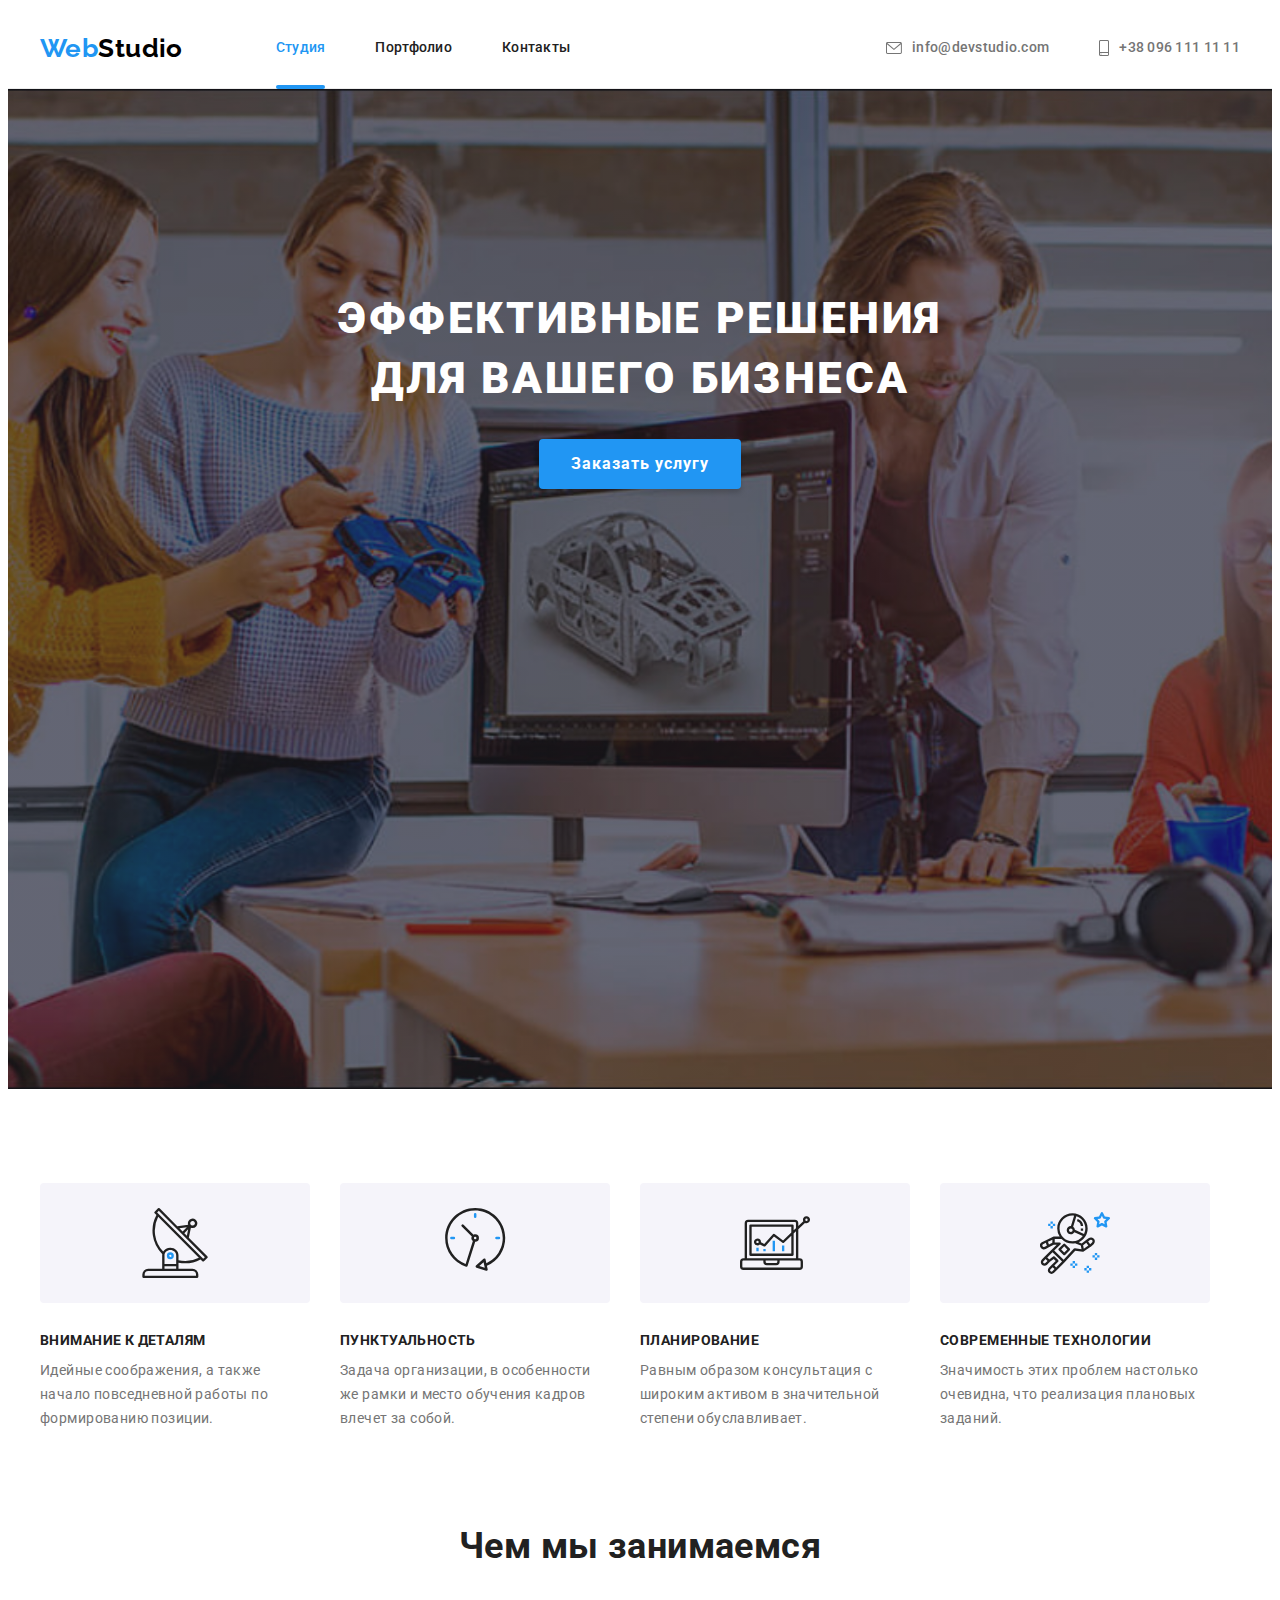
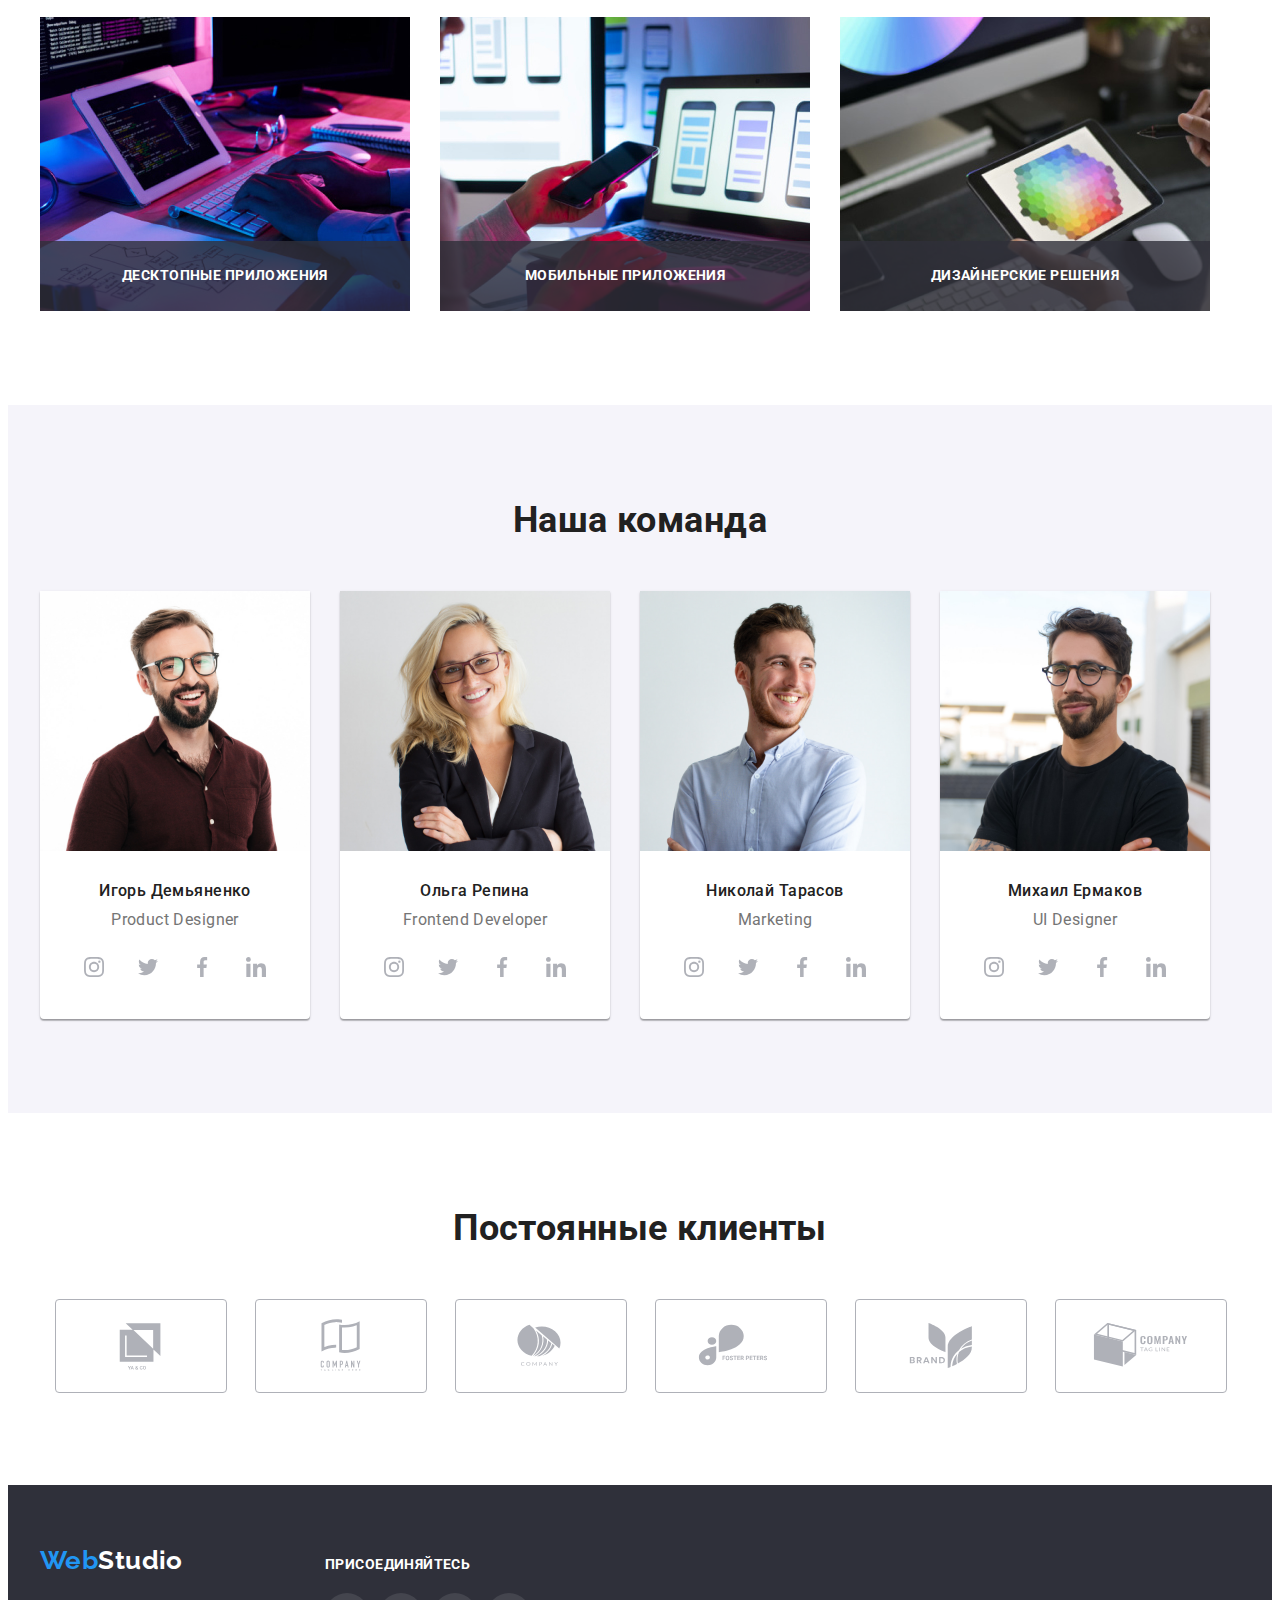
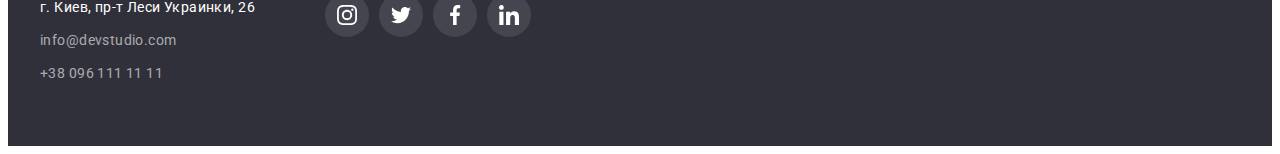
<file: index.html>
<!DOCTYPE html>
<html lang="ru">
  <head>
    <meta charset="UTF-8" />
    <meta http-equiv="X-UA-Compatible" content="IE=edge" />
    <meta name="viewport" content="width=device-width, initial-scale=1.0" />
    <title>Веб студия WebStudio</title>
    <link rel="preconnect" href="https://fonts.googleapis.com" />
    <link rel="preconnect" href="https://fonts.gstatic.com" crossorigin />
    <link
      href="https://fonts.googleapis.com/css2?family=Raleway:wght@700&family=Roboto:wght@400;500;700;900&display=swap"
      rel="stylesheet"
    />
    <link
      rel="stylesheet"
      href="https://cdnjs.cloudflare.com/ajax/libs/modern-normalize/1.1.0/modern-normalize.min.css"
      integrity="sha512-wpPYUAdjBVSE4KJnH1VR1HeZfpl1ub8YT/NKx4PuQ5NmX2tKuGu6U/JRp5y+Y8XG2tV+wKQpNHVUX03MfMFn9Q=="
      crossorigin="anonymous"
      referrerpolicy="no-referrer"
    />
    <link rel="stylesheet" href="./css/styles.css" />
  </head>

  <body>
    <!-- Хедер -->
    <header>
      <div class="container main-header">
        <nav class="main-nav">
          <a class="logo position link" href="./"> <span class="logo-accent">Web</span>Studio </a>

          <ul class="site-nav">
            <li class="site-nav-item"><a class="link current" href="./index.html">Студия</a></li>
            <li class="site-nav-item"><a class="link" href="./portfolio.html">Портфолио</a></li>
            <li class="site-nav-item"><a class="link" href="">Контакты</a></li>
          </ul>
        </nav>

        <ul class="contact">
          <li class="contact-item">
            <a class="link" href="mailto:info@devstudio.com">
              <svg class="header-icon" width="16" height="12">
                <use href="images/icons.svg#header-envelope-icon"></use>
              </svg>
              info@devstudio.com</a
            >
          </li>
          <li class="contact-item">
            <a class="link" href="tel:+380961111111">
              <svg class="header-icon" width="10" height="16">
                <use href="images/icons.svg#header-phone-icon"></use>
              </svg>
              +38 096 111 11 11</a
            >
          </li>
        </ul>
      </div>
    </header>

    <!-- Основной контент -->
    <main>
      <!-- Шапка -->
      <section class="hero hero-bcg-image">
        <div class="container">
          <h1 class="hero-title">Эффективные решения для вашего бизнеса</h1>
          <button class="button primary" type="button" data-modal-open>Заказать услугу</button>
        </div>
      </section>

      <!-- Особенности -->
      <section class="section">
        <div class="container">
          <h2 class="visually-hidden">Особенности</h2>

          <ul class="feature">
            <li class="feature-item">
              <div class="feature-container">
                <svg class="icon" width="70" height="70">
                  <use href="images/icons.svg#feature-antenna"></use>
                </svg>
              </div>
              <h3 class="title">Внимание к деталям</h3>
              <p class="text">
                Идейные соображения, а также начало повседневной работы по формированию позиции.
              </p>
            </li>
            <li class="feature-item">
              <div class="feature-container">
                <svg class="icon" width="70" height="70">
                  <use href="images/icons.svg#feature-clock"></use>
                </svg>
              </div>
              <h3 class="title">Пунктуальность</h3>
              <p class="text">
                Задача организации, в особенности же рамки и место обучения кадров влечет за собой.
              </p>
            </li>
            <li class="feature-item">
              <div class="feature-container">
                <svg class="icon" width="70" height="70">
                  <use href="images/icons.svg#feature-diagram"></use>
                </svg>
              </div>
              <h3 class="title">Планирование</h3>
              <p class="text">
                Равным образом консультация с широким активом в значительной степени обуславливает.
              </p>
            </li>
            <li class="feature-item">
              <div class="feature-container">
                <svg class="icon" width="70" height="70">
                  <use href="images/icons.svg#feature-astronaut"></use>
                </svg>
              </div>
              <h3 class="title">Современные технологии</h3>
              <p class="text">
                Значимость этих проблем настолько очевидна, что реализация плановых заданий.
              </p>
            </li>
          </ul>
        </div>
      </section>

      <!-- Чем мы занимаемся -->
      <section class="section service-section">
        <div class="container">
          <h2 class="section-title">Чем мы занимаемся</h2>

          <ul class="service">
            <li class="service-item">
              <img src="./images/box-1.jpg" alt="Програмист печатает код" width="370" />
              <h3 class="title">Десктопные приложения</h3>
            </li>
            <li class="service-item">
              <img
                src="./images/box-2.jpg"
                alt="Дизайнер создает адаптацию шаблона сайта на телефон"
                width="370"
              />
              <h3 class="title">Мобильные приложения</h3>
            </li>
            <li class="service-item">
              <img
                src="./images/box-3.jpg"
                alt="Дизайнер на планшете выбирает цвет на цветовой палитре"
                width="370"
              />
              <h3 class="title">Дизайнерские решения</h3>
            </li>
          </ul>
        </div>
      </section>

      <!-- Наша команда -->
      <section class="section team-section">
        <div class="container">
          <h2 class="section-title">Наша команда</h2>

          <ul class="team">
            <li class="team-item">
              <img src="./images/team-card-1.jpg" alt="Дизайнер продуктов" width="270" />
              <div class="team-container">
                <h3 class="title">Игорь Демьяненко</h3>
                <p class="text" lang="en">Product Designer</p>

                <ul class="social-natwork-list">
                  <li class="social-natwork-item">
                    <a href="" class="link" aria-label="instagram">
                      <svg class="icon" width="20" height="20">
                        <use href="images/icons.svg#sn-instagram"></use>
                      </svg>
                    </a>
                  </li>
                  <li class="social-natwork-item">
                    <a href="" class="link" aria-label="twitter">
                      <svg class="icon" width="20" height="20">
                        <use href="images/icons.svg#sn-twitter"></use>
                      </svg>
                    </a>
                  </li>
                  <li class="social-natwork-item">
                    <a href="" class="link" aria-label="facebook">
                      <svg class="icon" width="20" height="20">
                        <use href="images/icons.svg#sn-facebook"></use>
                      </svg>
                    </a>
                  </li>
                  <li class="social-natwork-item">
                    <a href="" class="link" aria-label="linkedin">
                      <svg class="icon" width="20" height="20">
                        <use href="images/icons.svg#sn-linkedin"></use>
                      </svg>
                    </a>
                  </li>
                </ul>
              </div>
            </li>
            <li class="team-item">
              <img src="./images/team-card-2.jpg" alt="Фронтенд разработчик" width="270" />
              <div class="team-container">
                <h3 class="title">Ольга Репина</h3>
                <p class="text" lang="en">Frontend Developer</p>

                <ul class="social-natwork-list">
                  <li class="social-natwork-item">
                    <a href="" class="link" aria-label="instagram">
                      <svg class="icon" width="20" height="20">
                        <use href="images/icons.svg#sn-instagram"></use>
                      </svg>
                    </a>
                  </li>
                  <li class="social-natwork-item">
                    <a href="" class="link" aria-label="twitter">
                      <svg class="icon" width="20" height="20">
                        <use href="images/icons.svg#sn-twitter"></use>
                      </svg>
                    </a>
                  </li>
                  <li class="social-natwork-item">
                    <a href="" class="link" aria-label="facebook">
                      <svg class="icon" width="20" height="20">
                        <use href="images/icons.svg#sn-facebook"></use>
                      </svg>
                    </a>
                  </li>
                  <li class="social-natwork-item">
                    <a href="" class="link" aria-label="linkedin">
                      <svg class="icon" width="20" height="20">
                        <use href="images/icons.svg#sn-linkedin"></use>
                      </svg>
                    </a>
                  </li>
                </ul>
              </div>
            </li>
            <li class="team-item">
              <img src="./images/team-card-3.jpg" alt="Маркетолог" width="270" />
              <div class="team-container">
                <h3 class="title">Николай Тарасов</h3>
                <p class="text" lang="en">Marketing</p>

                <ul class="social-natwork-list">
                  <li class="social-natwork-item">
                    <a href="" class="link" aria-label="instagram">
                      <svg class="icon" width="20" height="20">
                        <use href="images/icons.svg#sn-instagram"></use>
                      </svg>
                    </a>
                  </li>
                  <li class="social-natwork-item">
                    <a href="" class="link" aria-label="twitter">
                      <svg class="icon" width="20" height="20">
                        <use href="images/icons.svg#sn-twitter"></use>
                      </svg>
                    </a>
                  </li>
                  <li class="social-natwork-item">
                    <a href="" class="link" aria-label="facebook">
                      <svg class="icon" width="20" height="20">
                        <use href="images/icons.svg#sn-facebook"></use>
                      </svg>
                    </a>
                  </li>
                  <li class="social-natwork-item">
                    <a href="" class="link" aria-label="linkedin">
                      <svg class="icon" width="20" height="20">
                        <use href="images/icons.svg#sn-linkedin"></use>
                      </svg>
                    </a>
                  </li>
                </ul>
              </div>
            </li>
            <li class="team-item">
              <img src="./images/team-card-4.jpg" alt="UI дезайнер" width="270" />
              <div class="team-container">
                <h3 class="title">Михаил Ермаков</h3>
                <p class="text" lang="en">UI Designer</p>

                <ul class="social-natwork-list">
                  <li class="social-natwork-item">
                    <a href="" class="link" aria-label="instagram">
                      <svg class="icon" width="20" height="20">
                        <use href="images/icons.svg#sn-instagram"></use>
                      </svg>
                    </a>
                  </li>
                  <li class="social-natwork-item">
                    <a href="" class="link" aria-label="twitter">
                      <svg class="icon" width="20" height="20">
                        <use href="images/icons.svg#sn-twitter"></use>
                      </svg>
                    </a>
                  </li>
                  <li class="social-natwork-item">
                    <a href="" class="link" aria-label="facebook">
                      <svg class="icon" width="20" height="20">
                        <use href="images/icons.svg#sn-facebook"></use>
                      </svg>
                    </a>
                  </li>
                  <li class="social-natwork-item">
                    <a href="" class="link" aria-label="linkedin">
                      <svg class="icon" width="20" height="20">
                        <use href="images/icons.svg#sn-linkedin"></use>
                      </svg>
                    </a>
                  </li>
                </ul>
              </div>
            </li>
          </ul>
        </div>
      </section>
    </main>

    <!-- Клиенты -->
    <section class="section clients-section">
      <div class="container">
        <h2 class="section-title">Постоянные клиенты</h2>

        <ul class="clients">
          <li class="client-item">
            <a href="" class="link">
              <svg class="icon" width="106" height="60">
                <use href="images/icons.svg#client-1"></use>
              </svg>
            </a>
          </li>
          <li class="client-item">
            <a href="" class="link">
              <svg class="icon" width="106" height="60">
                <use href="images/icons.svg#client-2"></use>
              </svg>
            </a>
          </li>
          <li class="client-item">
            <a href="" class="link">
              <svg class="icon" width="106" height="60">
                <use href="images/icons.svg#client-3"></use>
              </svg>
            </a>
          </li>
          <li class="client-item">
            <a href="" class="link">
              <svg class="icon" width="106" height="60">
                <use href="images/icons.svg#client-4"></use>
              </svg>
            </a>
          </li>
          <li class="client-item">
            <a href="" class="link">
              <svg class="icon" width="106" height="60">
                <use href="images/icons.svg#client-5"></use>
              </svg>
            </a>
          </li>
          <li class="client-item">
            <a href="" class="link">
              <svg class="icon" width="106" height="60">
                <use href="images/icons.svg#client-6"></use>
              </svg>
            </a>
          </li>
        </ul>
      </div>
    </section>

    <!-- Футер -->
    <footer class="footer">
      <div class="container footer-elements">
        <div class="first-column">
          <a class="logo dark link" href="./"> <span class="logo-accent">Web</span>Studio </a>

          <address>
            <ul class="address">
              <li class="address-item">
                <a
                  class="link"
                  href="https://goo.gl/maps/HY3VaiPeCCJGnbPLA"
                  target="_blank"
                  rel="noopener"
                >
                  г. Киев, пр-т Леси Украинки, 26
                </a>
              </li>
              <li class="address-item">
                <a class="link contact" href="mailto:info@devstudio.com">info@devstudio.com</a>
              </li>
              <li class="address-item">
                <a class="link contact" href="tel:+380961111111">+38 096 111 11 11</a>
              </li>
            </ul>
          </address>
        </div>

        <div class="second-column">
          <p class="text">присоединяйтесь</p>
          <ul class="social-natwork-list">
            <li class="social-natwork-item">
              <a href="" class="link" aria-label="instagram">
                <svg class="icon" width="20" height="20">
                  <use href="images/icons.svg#sn-instagram"></use>
                </svg>
              </a>
            </li>
            <li class="social-natwork-item">
              <a href="" class="link" aria-label="twitter">
                <svg class="icon" width="20" height="20">
                  <use href="images/icons.svg#sn-twitter"></use>
                </svg>
              </a>
            </li>
            <li class="social-natwork-item">
              <a href="" class="link" aria-label="facebook">
                <svg class="icon" width="20" height="20">
                  <use href="images/icons.svg#sn-facebook"></use>
                </svg>
              </a>
            </li>
            <li class="social-natwork-item">
              <a href="" class="link" aria-label="linkedin">
                <svg class="icon" width="20" height="20">
                  <use href="images/icons.svg#sn-linkedin"></use>
                </svg>
              </a>
            </li>
          </ul>
        </div>
      </div>
    </footer>

    <div class="backdrop is-hidden" data-modal>
      <div class="modal-form">
        <button class="close-button" type="button" data-modal-close>
          <svg class="icon" width="18" height="18">
            <use href="images/icons.svg#close-icon"></use>
          </svg>
        </button>
      </div>
    </div>

    <script src="./js/modal.js"></script>
  </body>
</html>
</file>
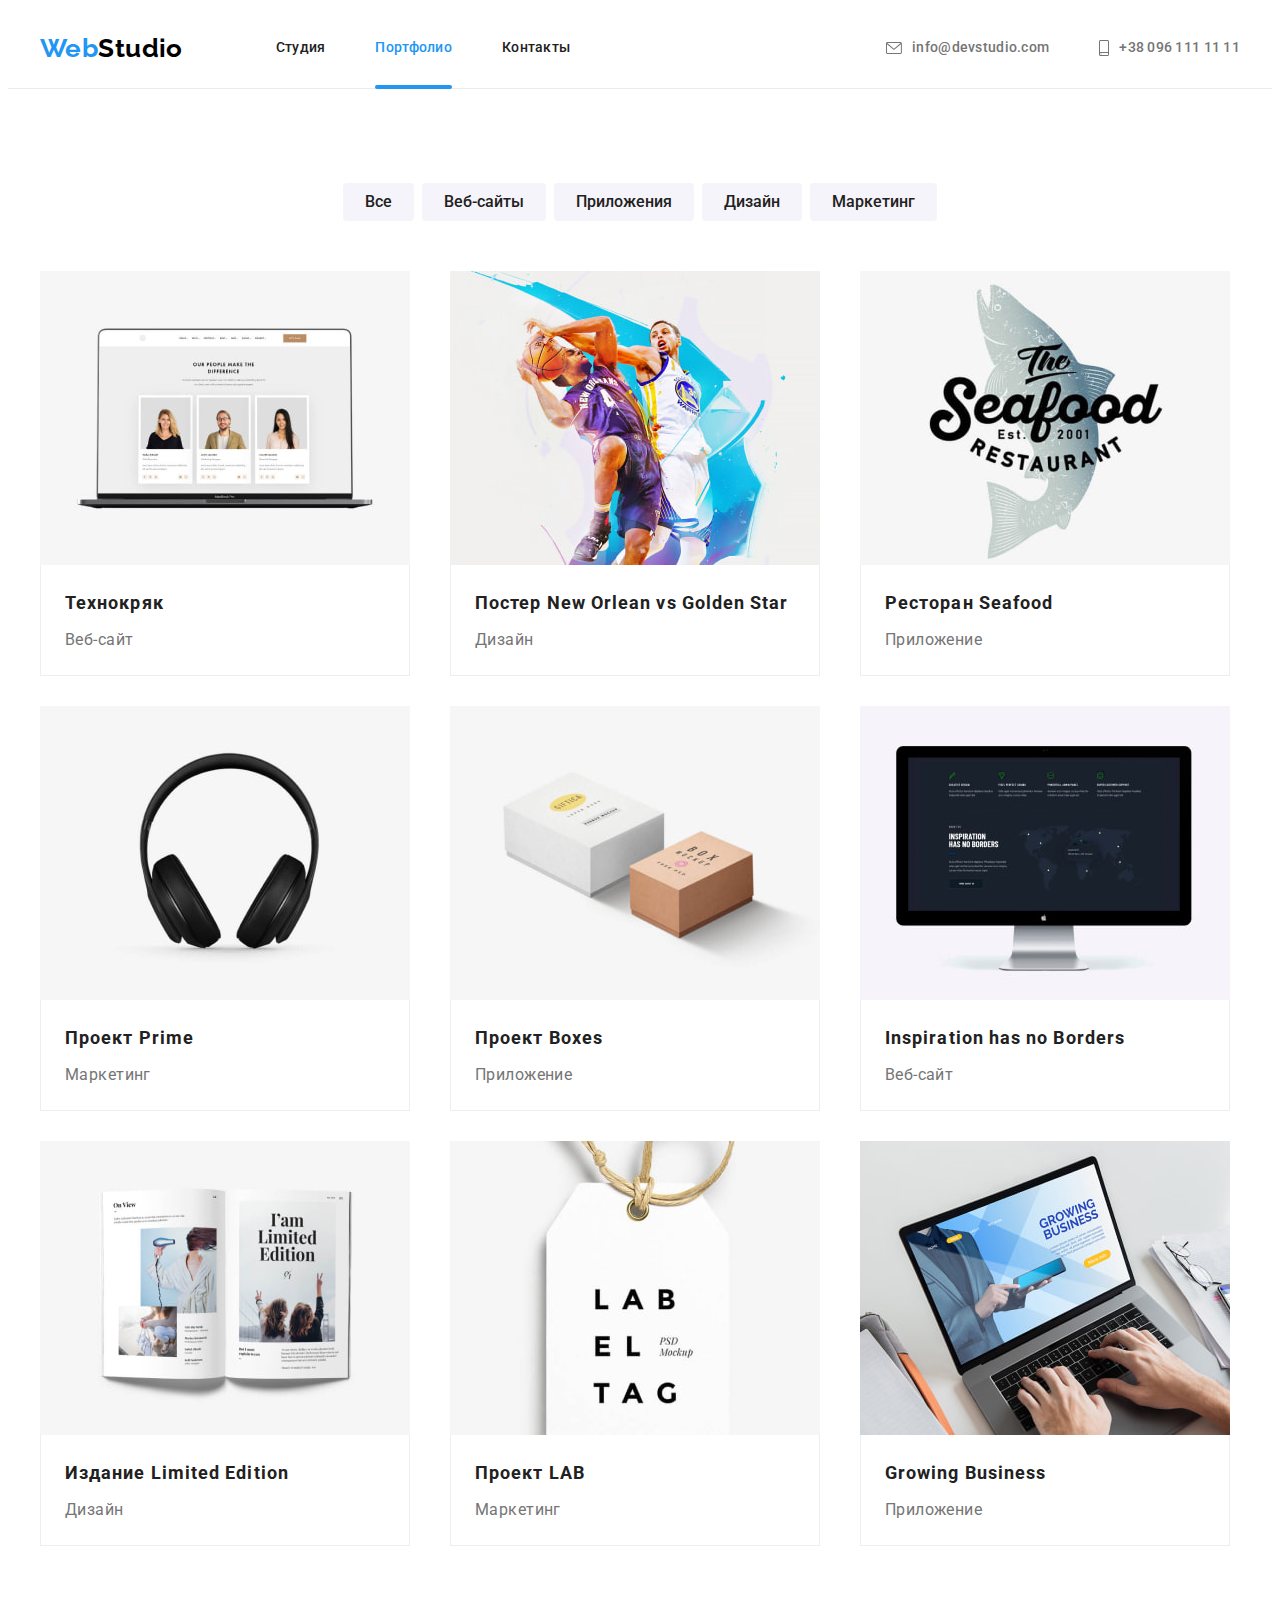
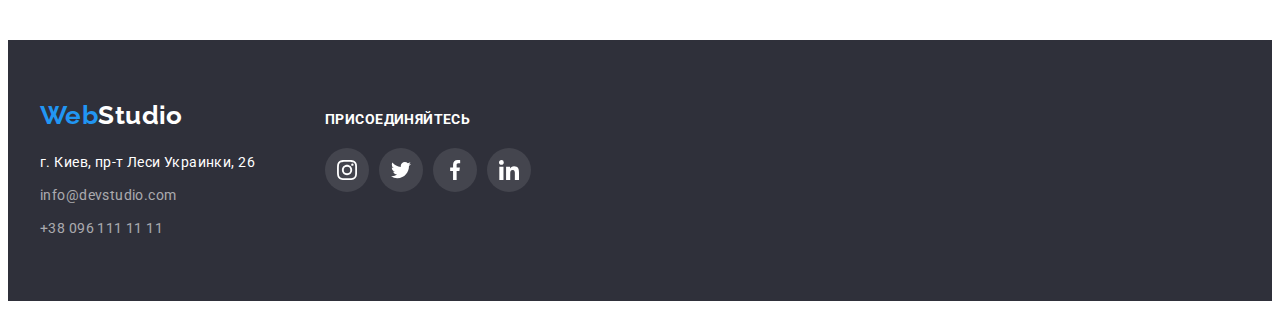
<file: portfolio.html>
<!DOCTYPE html>
<html lang="ru">
  <head>
    <meta charset="UTF-8" />
    <meta http-equiv="X-UA-Compatible" content="IE=edge" />
    <meta name="viewport" content="width=device-width, initial-scale=1.0" />
    <title>Веб студия WebStudio</title>
    <link rel="preconnect" href="https://fonts.googleapis.com" />
    <link rel="preconnect" href="https://fonts.gstatic.com" crossorigin />
    <link
      href="https://fonts.googleapis.com/css2?family=Raleway:wght@700&family=Roboto:wght@400;500;700;900&display=swap"
      rel="stylesheet"
    />
    <link
      rel="stylesheet"
      href="https://cdnjs.cloudflare.com/ajax/libs/modern-normalize/1.1.0/modern-normalize.min.css"
      integrity="sha512-wpPYUAdjBVSE4KJnH1VR1HeZfpl1ub8YT/NKx4PuQ5NmX2tKuGu6U/JRp5y+Y8XG2tV+wKQpNHVUX03MfMFn9Q=="
      crossorigin="anonymous"
      referrerpolicy="no-referrer"
    />
    <link rel="stylesheet" href="./css/styles.css" />
  </head>

  <body>
    <!-- Хедер -->
    <header>
      <div class="container main-header">
        <nav class="main-nav">
          <a class="logo position link" href="./"> <span class="logo-accent">Web</span>Studio </a>

          <ul class="site-nav">
            <li class="site-nav-item"><a class="link" href="./index.html">Студия</a></li>
            <li class="site-nav-item">
              <a class="link current" href="./portfolio.html">Портфолио</a>
            </li>
            <li class="site-nav-item"><a class="link" href="">Контакты</a></li>
          </ul>
        </nav>

        <ul class="contact">
          <li class="contact-item">
            <a class="link" href="mailto:info@devstudio.com">
              <svg class="header-icon" width="16" height="12">
                <use href="images/icons.svg#header-envelope-icon"></use>
              </svg>
              info@devstudio.com</a
            >
          </li>
          <li class="contact-item">
            <a class="link" href="tel:+380961111111">
              <svg class="header-icon" width="10" height="16">
                <use href="images/icons.svg#header-phone-icon"></use>
              </svg>
              +38 096 111 11 11</a
            >
          </li>
        </ul>
      </div>
    </header>

    <!-- Основной контент -->
    <main>
      <section class="section">
        <div class="container">
          <h1 class="visually-hidden">Портфолио</h1>
          <!-- Кнопки -->
          <ul class="filter">
            <li class="filter-item">
              <button class="button secondary" type="button">Все</button>
            </li>
            <li class="filter-item">
              <button class="button secondary" type="button">Веб-сайты</button>
            </li>
            <li class="filter-item">
              <button class="button secondary" type="button">Приложения</button>
            </li>
            <li class="filter-item">
              <button class="button secondary" type="button">Дизайн</button>
            </li>
            <li class="filter-item">
              <button class="button secondary" type="button">Маркетинг</button>
            </li>
          </ul>
          <!-- Список проектов -->
          <ul class="project">
            <li class="project-item">
              <a class="link" href="">
                <div class="product-wraper">
                  <img
                    src="./images/portfolio-1.jpg"
                    alt="На экране ноутбука главная страница сайта"
                    width="370"
                  />
                  <p class="project-description">
                    Технокряк это современная площадка распространения коронавируса. Компании
                    используют эту платформу для цифрового шпионажа и атак на защищённые сервера
                    конкурентов.
                  </p>
                </div>
                <div class="project-container">
                  <h2 class="title">Технокряк</h2>
                  <p class="text">Веб-сайт</p>
                </div>
              </a>
            </li>

            <li class="project-item">
              <a class="link" href="">
                <div class="product-wraper">
                  <img src="./images/portfolio-2.jpg" alt="Два баскетболиста" width="370" />
                  <p class="project-description">
                    Технокряк это современная площадка распространения коронавируса. Компании
                    используют эту платформу для цифрового шпионажа и атак на защищённые сервера
                    конкурентов.
                  </p>
                </div>
                <div class="project-container">
                  <h2 class="title">Постер <span lang="en">New Orlean vs Golden Star</span></h2>
                  <p class="text">Дизайн</p>
                </div>
              </a>
            </li>

            <li class="project-item">
              <a class="link" href="">
                <div class="product-wraper">
                  <img src="./images/portfolio-3.jpg" alt="Логотип ресторана" width="370" />
                  <p class="project-description">
                    Технокряк это современная площадка распространения коронавируса. Компании
                    используют эту платформу для цифрового шпионажа и атак на защищённые сервера
                    конкурентов.
                  </p>
                </div>
                <div class="project-container">
                  <h2 class="title">Ресторан <span lang="en">Seafood</span></h2>
                  <p class="text">Приложение</p>
                </div>
              </a>
            </li>

            <li class="project-item">
              <a class="link" href="">
                <div class="product-wraper">
                  <img src="./images/portfolio-4.jpg" alt="Наушники закрытого типа" width="370" />
                  <p class="project-description">
                    Технокряк это современная площадка распространения коронавируса. Компании
                    используют эту платформу для цифрового шпионажа и атак на защищённые сервера
                    конкурентов.
                  </p>
                </div>
                <div class="project-container">
                  <h2 class="title">Проект <span lang="en">Prime</span></h2>
                  <p class="text">Маркетинг</p>
                </div>
              </a>
            </li>

            <li class="project-item">
              <a class="link" href="">
                <div class="product-wraper">
                  <img src="./images/portfolio-5.jpg" alt="Две картонные коробки" width="370" />
                  <p class="project-description">
                    Технокряк это современная площадка распространения коронавируса. Компании
                    используют эту платформу для цифрового шпионажа и атак на защищённые сервера
                    конкурентов.
                  </p>
                </div>
                <div class="project-container">
                  <h2 class="title">Проект <span lang="en">Boxes</span></h2>
                  <p class="text">Приложение</p>
                </div>
              </a>
            </li>

            <li class="project-item">
              <a class="link" href="">
                <div class="product-wraper">
                  <img
                    src="./images/portfolio-6.jpg"
                    alt="На экране монитора главная страница сайта"
                    width="370"
                  />
                  <p class="project-description">
                    Технокряк это современная площадка распространения коронавируса. Компании
                    используют эту платформу для цифрового шпионажа и атак на защищённые сервера
                    конкурентов.
                  </p>
                </div>
                <div class="project-container">
                  <h2 class="title" lang="en">Inspiration has no Borders</h2>
                  <p class="text">Веб-сайт</p>
                </div>
              </a>
            </li>

            <li class="project-item">
              <a class="link" href="">
                <div class="product-wraper">
                  <img src="./images/portfolio-7.jpg" alt="Раскрытая книга" width="370" />
                  <p class="project-description">
                    Технокряк это современная площадка распространения коронавируса. Компании
                    используют эту платформу для цифрового шпионажа и атак на защищённые сервера
                    конкурентов.
                  </p>
                </div>
                <div class="project-container">
                  <h2 class="title">Издание <span lang="en">Limited Edition</span></h2>
                  <p class="text">Дизайн</p>
                </div>
              </a>
            </li>

            <li class="project-item">
              <a class="link" href="">
                <div class="product-wraper">
                  <img
                    src="./images/portfolio-8.jpg"
                    alt="Бирка с названием компании"
                    width="370"
                  />
                  <p class="project-description">
                    Технокряк это современная площадка распространения коронавируса. Компании
                    используют эту платформу для цифрового шпионажа и атак на защищённые сервера
                    конкурентов.
                  </p>
                </div>
                <div class="project-container">
                  <h2 class="title">Проект <span lang="en">LAB</span></h2>
                  <p class="text">Маркетинг</p>
                </div>
              </a>
            </li>

            <li class="project-item">
              <a class="link" href="">
                <div class="product-wraper">
                  <img
                    src="./images/portfolio-9.jpg"
                    alt="Человек печатает на ноутбуке"
                    width="370"
                  />
                  <p class="project-description">
                    Технокряк это современная площадка распространения коронавируса. Компании
                    используют эту платформу для цифрового шпионажа и атак на защищённые сервера
                    конкурентов.
                  </p>
                </div>
                <div class="project-container">
                  <h2 class="title" lang="en">Growing Business</h2>
                  <p class="text">Приложение</p>
                </div>
              </a>
            </li>
          </ul>
        </div>
      </section>
    </main>

    <!-- Футер -->
    <footer class="footer">
      <div class="container">
        <div class="footer-elements">
          <div class="first-column">
            <a class="logo dark link" href="./"> <span class="logo-accent">Web</span>Studio </a>

            <address>
              <ul class="address">
                <li class="address-item">
                  <a
                    class="link"
                    href="https://goo.gl/maps/HY3VaiPeCCJGnbPLA"
                    target="_blank"
                    rel="noopener"
                  >
                    г. Киев, пр-т Леси Украинки, 26
                  </a>
                </li>
                <li class="address-item">
                  <a class="link contact" href="mailto:info@devstudio.com">info@devstudio.com</a>
                </li>
                <li class="address-item">
                  <a class="link contact" href="tel:+380961111111">+38 096 111 11 11</a>
                </li>
              </ul>
            </address>
          </div>
          <div class="second-column">
            <p class="text">присоединяйтесь</p>

            <ul class="social-natwork-list">
              <li class="social-natwork-item">
                <a href="" class="link" aria-label="instagram">
                  <svg class="icon" width="20" height="20">
                    <use href="images/icons.svg#sn-instagram"></use>
                  </svg>
                </a>
              </li>
              <li class="social-natwork-item">
                <a href="" class="link" aria-label="twitter">
                  <svg class="icon" width="20" height="20">
                    <use href="images/icons.svg#sn-twitter"></use>
                  </svg>
                </a>
              </li>
              <li class="social-natwork-item">
                <a href="" class="link" aria-label="facebook">
                  <svg class="icon" width="20" height="20">
                    <use href="images/icons.svg#sn-facebook"></use>
                  </svg>
                </a>
              </li>
              <li class="social-natwork-item">
                <a href="" class="link" aria-label="linkedin">
                  <svg class="icon" width="20" height="20">
                    <use href="images/icons.svg#sn-linkedin"></use>
                  </svg>
                </a>
              </li>
            </ul>
          </div>
        </div>
      </div>
    </footer>
  </body>
</html>
</file>
<file: css/styles.css>
/*Цвет Логотипа: #FFFFFF ##000000

Акцент #2196F3

Цвет основного текста #212121
Вторичный цвет текста #757575
Вторичный цвет текста на темном фоне #FFFFFF
Текст емейла и телефона в футере rgba(255,255,255,.6)  
Цвет иконок #AFB1B8

Цвет фона #FFFFFF
Вторичный цвет фона #F5F4FA
Вторичный цвет фона #2F303A

Цвет подчеркивания хедера #ECECEC
Цвет рамок елементов портфолио #EEEEEE
*/

/*  Шрифты 
Raleway – 700
Roboto – 400, 500, 700, 900 */

:root {
  --logo-color: #000000;
  --dark-logo-color: #ffffff;

  --accent-color: #2196f3;

  --primary-text-color: #757575;
  --title-text-color: #212121;
  --dark-text-color: #ffffff;
  --footer-contacts-text-color: rgba(255, 255, 255, 0.6);
  --icon-color: #afb1b8;

  --primary-background-color: #ffffff;
  --light-background-color: #f5f4fa;
  --dark-background-color: #2f303a;
  --project-background-color: rgba(33, 150, 243, 0.9);

  --button-text-colour: #ffffff;
  --button-secondary-background-colour: #f5f4fa;
  --button-focus-color: #188ce8;

  --header-line: #ececec;
  --border-elements: #eeeeee;
}

h1,
h2,
h3,
h4,
h5,
h6,
p {
  margin-top: 0;
  margin-bottom: 0;
}

ul {
  list-style: none;
  padding-left: 0;
  margin-top: 0;
  margin-bottom: 0;
}

img {
  display: block;
  max-width: 100%;
  height: auto;
}

.visually-hidden {
  position: absolute;
  white-space: nowrap;
  width: 1px;
  height: 1px;
  overflow: hidden;
  border: 0;
  padding: 0;
  clip: rect(0 0 0 0);
  clip-path: inset(50%);
  margin: -1px;
}

body {
  font-family: 'Roboto', sans-serif;
  font-size: 14px;
  letter-spacing: 0.03em;

  color: var(--primary-text-color);
  background-color: var(--primary-background-color);
}

.link {
  display: inline-block;

  text-decoration: none;

  /* user-select: none; */
}

.button {
  display: inline-block;
  border: 0;
  border-radius: 4px;
  padding: 6px 22px;

  font-family: inherit;
  font-weight: 500;
  font-size: 16px;
  line-height: 1.62;
  text-align: center;

  color: var(--title-text-color);
  background-color: var(--primary-background-color);
  cursor: pointer;

  /* user-select: none; */
}

.title {
  color: var(--title-text-color);
}

.container {
  width: 1200px;
  padding: 0 15px;
  margin-right: auto;
  margin-left: auto;
  /* outline: 2px solid tomato; */
}

/* --------------------Хедер-------------------- */

header {
  border-bottom: 1px solid #ececec;
}

.main-header {
  display: flex;
  align-items: center;
}

.main-nav {
  display: flex;
  align-items: center;
}

.logo.position {
  margin-right: 93px;
}

.logo {
  font-family: Raleway, sans-serif;
  font-weight: 700;
  font-size: 26px;
  line-height: 1.19;

  color: var(--logo-color);
}

.logo-accent {
  color: var(--accent-color);
}

/* --------------------Навигация-------------------- */

.site-nav {
  display: flex;
}

.site-nav-item {
  position: relative;
}

.site-nav-item:not(:last-child) {
  margin-right: 50px;
}

.site-nav .link {
  display: block;
  padding-top: 32px;
  padding-bottom: 32px;

  font-weight: 500;
  line-height: 1.14;
  letter-spacing: 0.02em;

  color: var(--title-text-color);

  transition: color 250ms cubic-bezier(0.4, 0, 0.2, 1);
}

.site-nav .link:hover,
.site-nav .link:focus {
  color: var(--accent-color);
}

.site-nav .link.current {
  color: var(--accent-color);
}

.site-nav .link.current::after {
  content: '';
  position: absolute;
  bottom: -1px;

  display: block;
  height: 4px;
  width: 100%;

  background-color: var(--accent-color);
  border-radius: 2px;

  animation: moveCurrentDecoration 350ms cubic-bezier(0.4, 0, 0.2, 1);
}

@keyframes moveCurrentDecoration {
  0% {
    transform: scaleX(0);
    transform-origin: center left;
    opacity: 0;
  }

  100% {
    transform: scaleX(1);
    transform-origin: center left;
    opacity: 1;
  }
}

.contact {
  display: flex;
  margin-left: auto;
}

.contact .contact-item + .contact-item {
  margin-left: 50px;
}

.contact .link {
  display: flex;
  align-items: center;
  padding-top: 32px;
  padding-bottom: 32px;

  font-weight: 500;
  line-height: 1.14;
  letter-spacing: 0.02em;

  color: var(--primary-text-color);

  transition: color 250ms cubic-bezier(0.4, 0, 0.2, 1);
}

.header-icon {
  margin-right: 10px;
  fill: currentColor;
}

.contact .link:hover,
.contact .link:focus {
  color: var(--accent-color);
}

/* !--------------------Основной контент-------------------- */
/* --------------------Герой-------------------- */

.hero {
  padding-top: 200px;
  padding-bottom: 200px;

  text-align: center;
}

.hero-bcg-image {
  max-width: 1600px;
  height: 600px;
  margin-right: auto;
  margin-left: auto;
  background-color: var(--dark-background-color);
  background-image: linear-gradient(to bottom, rgba(47, 48, 58, 0.4), rgba(47, 48, 58, 0.4)),
    url(../images/bgi-hero.jpg);
  background-repeat: no-repeat;
  background-position: center;
  background-size: cover;
}

.hero-title {
  width: 696px;
  margin-left: auto;
  margin-right: auto;
  margin-bottom: 30px;

  font-weight: 900;
  font-size: 44px;
  line-height: 1.36;
  letter-spacing: 0.06em;
  text-transform: uppercase;

  color: var(--dark-text-color);
}

.button.primary {
  padding: 10px 32px;

  font-weight: 700;
  line-height: 1.87;
  letter-spacing: 0.06em;

  color: var(--button-text-colour);
  background-color: var(--accent-color);
  box-shadow: 0px 4px 4px rgba(0, 0, 0, 0.15);

  transition: background-color 250ms cubic-bezier(0.4, 0, 0.2, 1);
}

.button.primary:hover,
.button.primary:focus {
  background-color: var(--button-focus-color);
}

/* --------------------Секции-------------------- */

.section {
  padding-top: 94px;
  padding-bottom: 94px;
}

.section-title {
  margin-bottom: 50px;

  font-weight: 700;
  font-size: 36px;
  line-height: 1.17;
  text-align: center;

  color: var(--title-text-color);
}

/* --------------------Особенности-------------------- */

.feature {
  display: flex;
}

.feature .feature-item {
  flex-basis: 270px;
}

.feature .feature-item:not(:last-child) {
  margin-right: 30px;
}

.feature-container {
  display: flex;
  justify-content: center;
  align-items: center;
  width: 270px;
  height: 120px;
  margin-bottom: 30px;

  border-radius: 4px;
  background-color: var(--light-background-color);
}

.feature .title {
  margin-bottom: 10px;

  font-weight: 700;
  font-size: 14px;
  line-height: 1.13;
  text-transform: uppercase;
}

.feature .text {
  line-height: 1.71;
}

/* Чем мы занимаемся */

.service-section {
  padding-top: 0;
}

.service {
  display: flex;
}

.service .service-item {
  position: relative;

  flex-basis: 370px;
}

.service-item .title {
  position: absolute;
  bottom: 0;
  left: 0;

  display: flex;
  justify-content: center;
  align-items: center;

  width: 100%;
  height: 70px;

  font-size: 14px;
  font-weight: 700;
  line-height: 1.14;
  text-align: center;
  text-transform: uppercase;

  color: var(--dark-text-color);
  background-color: rgba(47, 48, 58, 0.8);
}

.service .service-item:not(:last-child) {
  margin-right: 30px;
}

/* --------------------Наша команда-------------------- */

.team-section {
  background-color: var(--light-background-color);
}

.team {
  display: flex;
}

.team .team-item {
  flex-basis: 270px;

  box-shadow: 0px 1px 3px rgba(0, 0, 0, 0.12), 0px 1px 1px rgba(0, 0, 0, 0.14),
    0px 2px 1px rgba(0, 0, 0, 0.2);
  border-radius: 0px 0px 4px 4px;
}

.team .team-item:not(:last-child) {
  margin-right: 30px;
}

.team > .team-item {
  background-color: var(--primary-background-color);
}

.team-container {
  padding-top: 30px;
  padding-bottom: 30px;
}

.team .title {
  margin-bottom: 10px;

  font-weight: 500;
  font-size: 16px;
  line-height: 1.19;
  text-align: center;
}

.team .text {
  margin-bottom: 16px;
  font-size: 16px;
  line-height: 1.19;
  text-align: center;
}

/* --------------------Иконки на соц сети-------------------- */

.social-natwork-list {
  display: flex;
  justify-content: center;
}

.social-natwork-item {
  width: 44px;
  height: 44px;
}

.social-natwork-item + .social-natwork-item {
  margin-left: 10px;
}

.social-natwork-list .link {
  display: flex;
  justify-content: center;
  align-items: center;
  width: 100%;
  height: 100%;

  border-radius: 50%;

  color: var(--icon-color);

  transition: color 250ms cubic-bezier(0.4, 0, 0.2, 1),
    background-color 250ms cubic-bezier(0.4, 0, 0.2, 1);
}

.social-natwork-list .icon {
  fill: currentColor;
}

.social-natwork-list .link:hover,
.social-natwork-list .link:focus {
  border-radius: 50%;
  background-color: var(--accent-color);
  color: #ffffff;
}

/* --------------------Клиенты-------------------- */

.clients {
  display: flex;
  justify-content: center;
}

.client-item {
  width: 170px;
  height: 92px;
}

.client-item + .client-item {
  margin-left: 30px;
}

.clients .link {
  display: flex;
  justify-content: center;
  align-items: center;
  width: 100%;
  height: 100%;

  border: 1px solid var(--icon-color);
  border-radius: 4px;
  color: var(--icon-color);

  transition: color 250ms cubic-bezier(0.4, 0, 0.2, 1),
    border-color 250ms cubic-bezier(0.4, 0, 0.2, 1);
}

.clients .icon {
  fill: currentColor;
}

.clients .link:hover,
.clients .link:focus {
  color: var(--accent-color);
  border-color: var(--accent-color);
}

/* Футер */
.footer {
  padding-top: 60px;
  padding-bottom: 60px;

  background-color: var(--dark-background-color);
}

/* Лого */
.logo.dark {
  margin-bottom: 20px;

  color: var(--dark-logo-color);
}

.logo-accent {
  color: var(--accent-color);
}

/* Адрес */
.address {
  font-style: normal;
}

.address .address-item:not(:last-child) {
  margin-bottom: 9px;
}

.address .link {
  line-height: 1.71;

  color: var(--dark-text-color);

  transition: color 250ms cubic-bezier(0.4, 0, 0.2, 1);
}

.address .link.contact {
  color: var(--footer-contacts-text-color);
}

.address .link:hover,
.address .link:focus {
  color: var(--accent-color);
}

.footer-elements {
  display: flex;
  align-items: baseline;
}

.footer-elements .first-column {
  margin-right: 70px;
}

.second-column .text {
  margin-bottom: 20px;

  text-transform: uppercase;
  font-weight: 700;
  line-height: 1.14;

  color: var(--dark-text-color);
}

.second-column .link {
  color: var(--dark-text-color);
  background-color: rgba(255, 255, 255, 0.1);
}

/* ---------------------------------------------------------------- */
/* --------------------Страница портфолио-------------------- */

/* --------------------Кнопки-------------------- */
.button.secondary {
  color: var(--title-text-color);
  background-color: var(--button-secondary-background-colour);

  transition: color 250ms cubic-bezier(0.4, 0, 0.2, 1),
    background-color 250ms cubic-bezier(0.4, 0, 0.2, 1),
    box-shadow 250ms cubic-bezier(0.4, 0, 0.2, 1);
}

.button.secondary:hover,
.button.secondary:focus {
  color: var(--button-text-colour);
  background-color: var(--accent-color);
  box-shadow: 0px 3px 1px rgba(0, 0, 0, 0.1), 0px 1px 2px rgba(0, 0, 0, 0.08),
    0px 2px 2px rgba(0, 0, 0, 0.12);
}

.filter {
  display: flex;
  justify-content: center;
  margin-bottom: 50px;
}

.filter .filter-item:not(:last-child) {
  margin-right: 8px;
}

/* --------------------Список проектов-------------------- */

.project {
  display: flex;
  flex-wrap: wrap;
  margin-top: -30px;
  margin-left: -30px;
}

.project .project-item {
  /* flex-basis: calc((100% - 3 * 30px) / 3); */
  flex-basis: calc(100% / 3 - 30px);
  margin-top: 30px;
  margin-left: 30px;
}

.project-item .link {
  transition: box-shadow 250ms cubic-bezier(0.4, 0, 0.2, 1);
}

.project-item .link:hover,
.project-item .link:focus {
  box-shadow: 0px 1px 1px rgba(0, 0, 0, 0.12), 0px 4px 4px rgba(0, 0, 0, 0.06),
    1px 4px 6px rgba(0, 0, 0, 0.16);
}

.product-wraper {
  position: relative;
  overflow: hidden;
}

.project-description {
  position: absolute;
  top: 0;
  left: 0;

  display: flex;
  align-items: center;
  width: 100%;
  height: 100%;

  padding: 0 24px;
  font-size: 18px;
  line-height: 1.56;
  color: #ffffff;

  background-color: var(--project-background-color);

  transform: translateY(100%);
  transition: transform 250ms cubic-bezier(0.4, 0, 0.2, 1);
}

.project-item .link:hover .project-description,
.project-item .link:focus .project-description {
  transform: translateY(0);
}

.project-container {
  padding: 20px 24px;

  border: 1px solid #eeeeee;
  border-top: transparent;
}

.project .title {
  margin-bottom: 4px;

  font-weight: 700;
  font-size: 18px;
  line-height: 2;
  letter-spacing: 0.06em;
}

.project .text {
  font-size: 16px;
  line-height: 1.88;

  color: var(--primary-text-color);
}

/* ---------------------------------------------------------------- */
/* --------------------Модальное окно-------------------- */

.backdrop {
  position: fixed;
  top: 0;
  left: 0;
  bottom: 0;
  right: 0;

  background-color: rgba(0, 0, 0, 0.2);

  opacity: 1;
  transition: opacity 250ms cubic-bezier(0.4, 0, 0.2, 1),
    visibility 250ms cubic-bezier(0.4, 0, 0.2, 1);
}

/* ! При вимкненні з'явиться модалка */
.backdrop.is-hidden {
  visibility: hidden;
  opacity: 0;
  pointer-events: none;
}

.backdrop.is-hidden .modal-form {
  transform: translate(-50%, -50%) scale(1.1);
}

.modal-form {
  position: absolute;
  top: 50%;
  left: 50%;

  display: flex;
  width: 528px;
  min-height: 581px;

  box-shadow: 0px 1px 3px rgba(0, 0, 0, 0.12), 0px 1px 1px rgba(0, 0, 0, 0.14),
    0px 2px 1px rgba(0, 0, 0, 0.2);
  border-radius: 4px;
  background: #ffffff;

  transform: translate(-50%, -50%) scale(1);

  transition: transform 250ms cubic-bezier(0.4, 0, 0.2, 1);
}

.close-button {
  position: absolute;
  top: 8px;
  right: 8px;

  display: flex;
  justify-content: center;
  align-items: center;
  padding: 5px;

  width: 30px;
  height: 30px;

  background-color: #ffffff;
  border: 1px solid rgba(0, 0, 0, 0.1);
  border-radius: 50%;

  cursor: pointer;

  transition: fill 250ms cubic-bezier(0.4, 0, 0.2, 1);
}

.close-button:hover,
.close-button:focus {
  fill: var(--accent-color);
}
</file>
